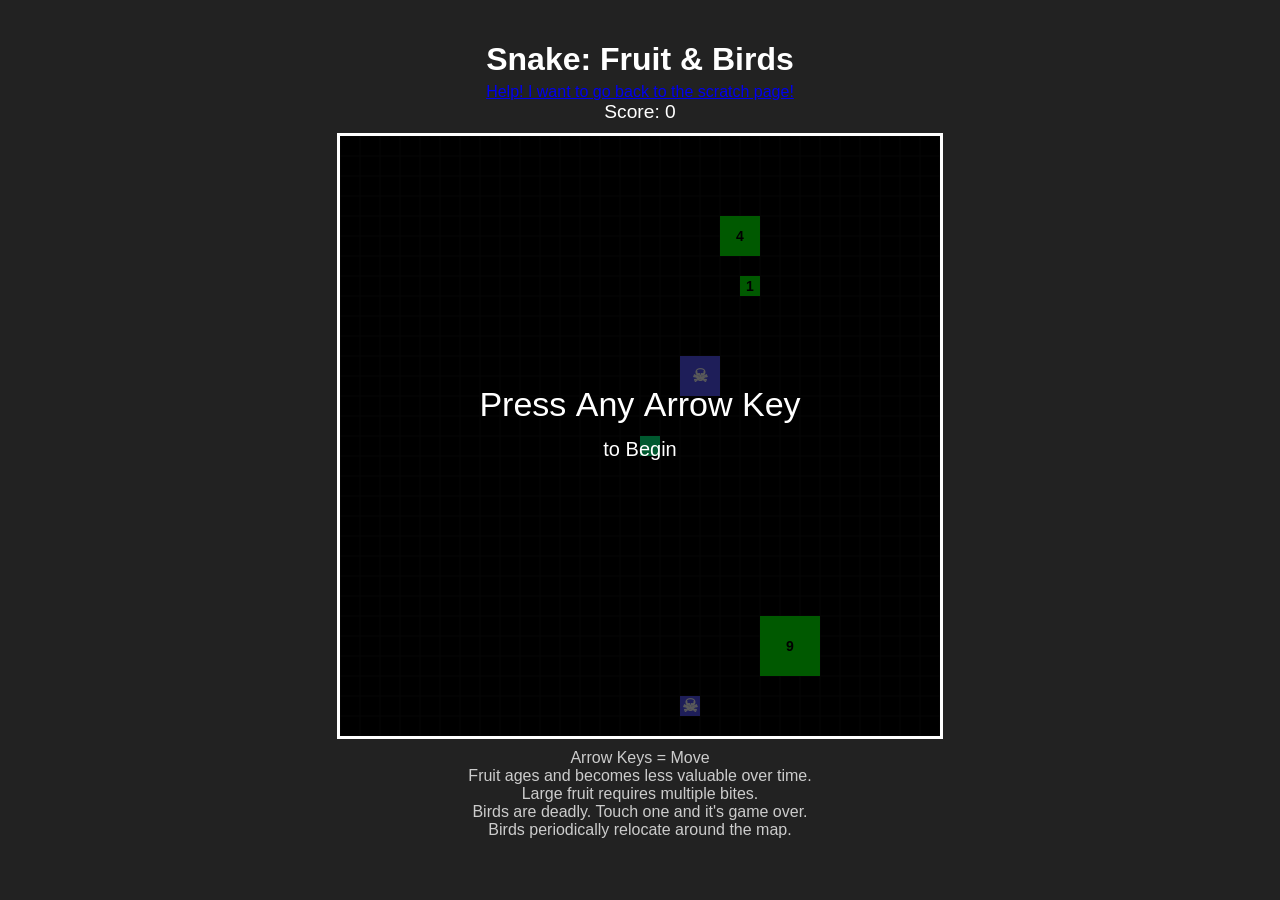
<file: pages/game.html>
<!DOCTYPE html>
<html lang="en">
<head>
<meta charset="UTF-8">
<meta name="viewport" content="width=device-width, initial-scale=1.0">
<title>Snake: Fruit & Birds</title>

<style>
body{
    margin:0;
    background:#222;
    color:white;
    font-family:Arial,sans-serif;
    display:flex;
    flex-direction:column;
    align-items:center;
    padding-top:20px;
}

h1{
    margin-bottom:5px;
}

#score{
    font-size:1.2rem;
    margin-bottom:10px;
}

canvas{
    background:black;
    border:3px solid white;
}

#restartBtn{
    margin-top:10px;
    padding:10px 20px;
    font-size:18px;
    cursor:pointer;
    display:none;
}

#instructions{
    margin-top:10px;
    text-align:center;
    color:#ccc;
    max-width:700px;
}
</style>
</head>
<body>

<h1>Snake: Fruit & Birds</h1>
<a href="scratch.html">Help! I want to go back to the scratch page!</a>

<div id="score">Score: 0</div>

<canvas id="game" width="600" height="600"></canvas>

<button id="restartBtn" onclick="restart()">
    Restart Game
</button>

<div id="instructions">
    Arrow Keys = Move<br>
    Fruit ages and becomes less valuable over time.<br>
    Large fruit requires multiple bites.<br>
    Birds are deadly. Touch one and it's game over.<br>
    Birds periodically relocate around the map.
</div>

<script>

const canvas = document.getElementById("game");
const ctx = canvas.getContext("2d");

const GRID = 20;
const TILES = canvas.width / GRID;

const MAX_FRUITS = 4;
const MAX_BIRDS = 5;

const FRUIT_LIFE = 175;
const BIRD_LIFE = 800;

let snake;
let dx;
let dy;
let score;
let growth;
let gameOver;
let gameStarted;

let fruits = [];
let birds = [];

function randomSize(){
    return [1,2,3][Math.floor(Math.random()*3)];
}

function createFruit(){

    const size = randomSize();

    return {
        x: Math.floor(Math.random()*(TILES-size)),
        y: Math.floor(Math.random()*(TILES-size)),
        size: size,

        bitesRemaining: size*size,

        age: 0,
        maxAge: FRUIT_LIFE,

        baseValue: size*25
    };
}

function createBird(){

    const size = randomSize();

    return {
        x: Math.floor(Math.random()*(TILES-size)),
        y: Math.floor(Math.random()*(TILES-size)),
        size: size,

        age: 0,
        maxAge: BIRD_LIFE
    };
}

function restart(){

    snake = [{x:15,y:15}];

    dx = 0;
    dy = 0;

    score = 0;
    growth = 0;

    gameOver = false;
    gameStarted = false;

    fruits = [];
    birds = [];

    for(let i=0;i<3;i++){
        fruits.push(createFruit());
    }

    for(let i=0;i<2;i++){
        birds.push(createBird());
    }

    document.getElementById("score").textContent =
        "Score: 0";

    document.getElementById("restartBtn").style.display =
        "none";
}

document.addEventListener("keydown", e => {

    if(gameOver) return;

    if(e.key==="ArrowLeft" && dx===0){
        dx=-1;
        dy=0;
        gameStarted=true;
    }
    else if(e.key==="ArrowRight" && dx===0){
        dx=1;
        dy=0;
        gameStarted=true;
    }
    else if(e.key==="ArrowUp" && dy===0){
        dx=0;
        dy=-1;
        gameStarted=true;
    }
    else if(e.key==="ArrowDown" && dy===0){
        dx=0;
        dy=1;
        gameStarted=true;
    }

});

function update(){

    if(gameOver) return;

    if(!gameStarted) return;

    // Age fruit

    for(let i=fruits.length-1;i>=0;i--){

        fruits[i].age++;

        if(fruits[i].age >= fruits[i].maxAge){
            fruits.splice(i,1);
        }
    }

    // Age birds

    for(let i=birds.length-1;i>=0;i--){

        birds[i].age++;

        if(birds[i].age >= birds[i].maxAge){

            birds.splice(i,1);

            if(birds.length < MAX_BIRDS){
                birds.push(createBird());
            }
        }
    }

    while(fruits.length < MAX_FRUITS){
        fruits.push(createFruit());
    }

    while(birds.length < MAX_BIRDS){
        birds.push(createBird());
    }

    const head = {
        x: snake[0].x + dx,
        y: snake[0].y + dy
    };

    if(
        head.x < 0 ||
        head.y < 0 ||
        head.x >= TILES ||
        head.y >= TILES
    ){
        gameOver = true;
        return;
    }

    for(const segment of snake){

        if(
            head.x === segment.x &&
            head.y === segment.y
        ){
            gameOver = true;
            return;
        }
    }

    for(const bird of birds){

        if(
            head.x >= bird.x &&
            head.x < bird.x + bird.size &&
            head.y >= bird.y &&
            head.y < bird.y + bird.size
        ){
            gameOver = true;
            return;
        }
    }

    snake.unshift(head);

    let ateSomething = false;

    for(let i=fruits.length-1;i>=0;i--){

        const fruit = fruits[i];

        if(
            head.x >= fruit.x &&
            head.x < fruit.x + fruit.size &&
            head.y >= fruit.y &&
            head.y < fruit.y + fruit.size
        ){

            fruit.bitesRemaining--;

            growth++;
            ateSomething = true;

            const freshness =
                1 - (fruit.age / fruit.maxAge);

            const points =
                Math.max(
                    1,
                    Math.floor(
                        fruit.baseValue * freshness
                    )
                );

            score += points;

            document.getElementById("score").textContent =
                "Score: " + score;

            if(fruit.bitesRemaining <= 0){
                fruits.splice(i,1);
            }

            break;
        }
    }

    if(!ateSomething && growth > 0){
        growth--;
    }

    if(growth <= 0){
        snake.pop();
    }

}

function drawGrid(){

    ctx.strokeStyle="#111";

    for(let i=0;i<=TILES;i++){

        ctx.beginPath();
        ctx.moveTo(i*GRID,0);
        ctx.lineTo(i*GRID,canvas.height);
        ctx.stroke();

        ctx.beginPath();
        ctx.moveTo(0,i*GRID);
        ctx.lineTo(canvas.width,i*GRID);
        ctx.stroke();
    }
}

function drawFruits(){

    ctx.font="bold 14px Arial";
    ctx.textAlign="center";

    for(const fruit of fruits){

        const freshness =
            1 - (fruit.age / fruit.maxAge);

        let color;

        if(freshness > .66){
            color="#00ff00";
        }
        else if(freshness > .33){
            color="#ffff00";
        }
        else{
            color="#ff3333";
        }

        ctx.fillStyle=color;

        ctx.fillRect(
            fruit.x*GRID,
            fruit.y*GRID,
            fruit.size*GRID,
            fruit.size*GRID
        );

        ctx.fillStyle="black";

        ctx.fillText(
            fruit.bitesRemaining,
            fruit.x*GRID + (fruit.size*GRID/2),
            fruit.y*GRID + (fruit.size*GRID/2)+5
        );
    }
}

function drawBirds(){

    ctx.font="bold 18px Arial";
    ctx.textAlign="center";

    for(const bird of birds){

        const lifePercent =
            1 - (bird.age / bird.maxAge);

        if(lifePercent > .66){
            ctx.fillStyle="#5555ff";
        }
        else if(lifePercent > .33){
            ctx.fillStyle="#8844ff";
        }
        else{
            ctx.fillStyle="#ff44ff";
        }

        ctx.fillRect(
            bird.x*GRID,
            bird.y*GRID,
            bird.size*GRID,
            bird.size*GRID
        );

        ctx.fillStyle="white";

        ctx.fillText(
            "☠",
            bird.x*GRID + (bird.size*GRID/2),
            bird.y*GRID + (bird.size*GRID/2)+6
        );
    }
}

function drawSnake(){

    snake.forEach((segment,index)=>{

        ctx.fillStyle =
            index===0
            ? "#00ff88"
            : "#00aa55";

        ctx.fillRect(
            segment.x*GRID,
            segment.y*GRID,
            GRID,
            GRID
        );
    });
}

function drawGameOver(){

    ctx.fillStyle="rgba(0,0,0,.75)";
    ctx.fillRect(
        0,
        0,
        canvas.width,
        canvas.height
    );

    ctx.fillStyle="white";
    ctx.textAlign="center";

    ctx.font="42px Arial";
    ctx.fillText(
        "GAME OVER",
        canvas.width/2,
        250
    );

    ctx.font="24px Arial";
    ctx.fillText(
        "Final Score: " + score,
        canvas.width/2,
        300
    );

    document.getElementById("restartBtn").style.display =
        "block";
}

function drawStartScreen(){

    ctx.fillStyle="rgba(0,0,0,.65)";
    ctx.fillRect(
        0,
        0,
        canvas.width,
        canvas.height
    );

    ctx.fillStyle="white";
    ctx.textAlign="center";

    ctx.font="34px Arial";
    ctx.fillText(
        "Press Any Arrow Key",
        canvas.width/2,
        canvas.height/2 - 20
    );

    ctx.font="20px Arial";
    ctx.fillText(
        "to Begin",
        canvas.width/2,
        canvas.height/2 + 20
    );
}

function draw(){

    if(!gameOver){
        document.getElementById("restartBtn").style.display =
            "none";
    }

    ctx.clearRect(
        0,
        0,
        canvas.width,
        canvas.height
    );

    drawGrid();
    drawFruits();
    drawBirds();
    drawSnake();

    if(!gameStarted){
        drawStartScreen();
    }

    if(gameOver){
        drawGameOver();
    }
}

function gameLoop(){
    update();
    draw();
}

restart();
setInterval(gameLoop,100);

</script>
</body>
</html>
</file>
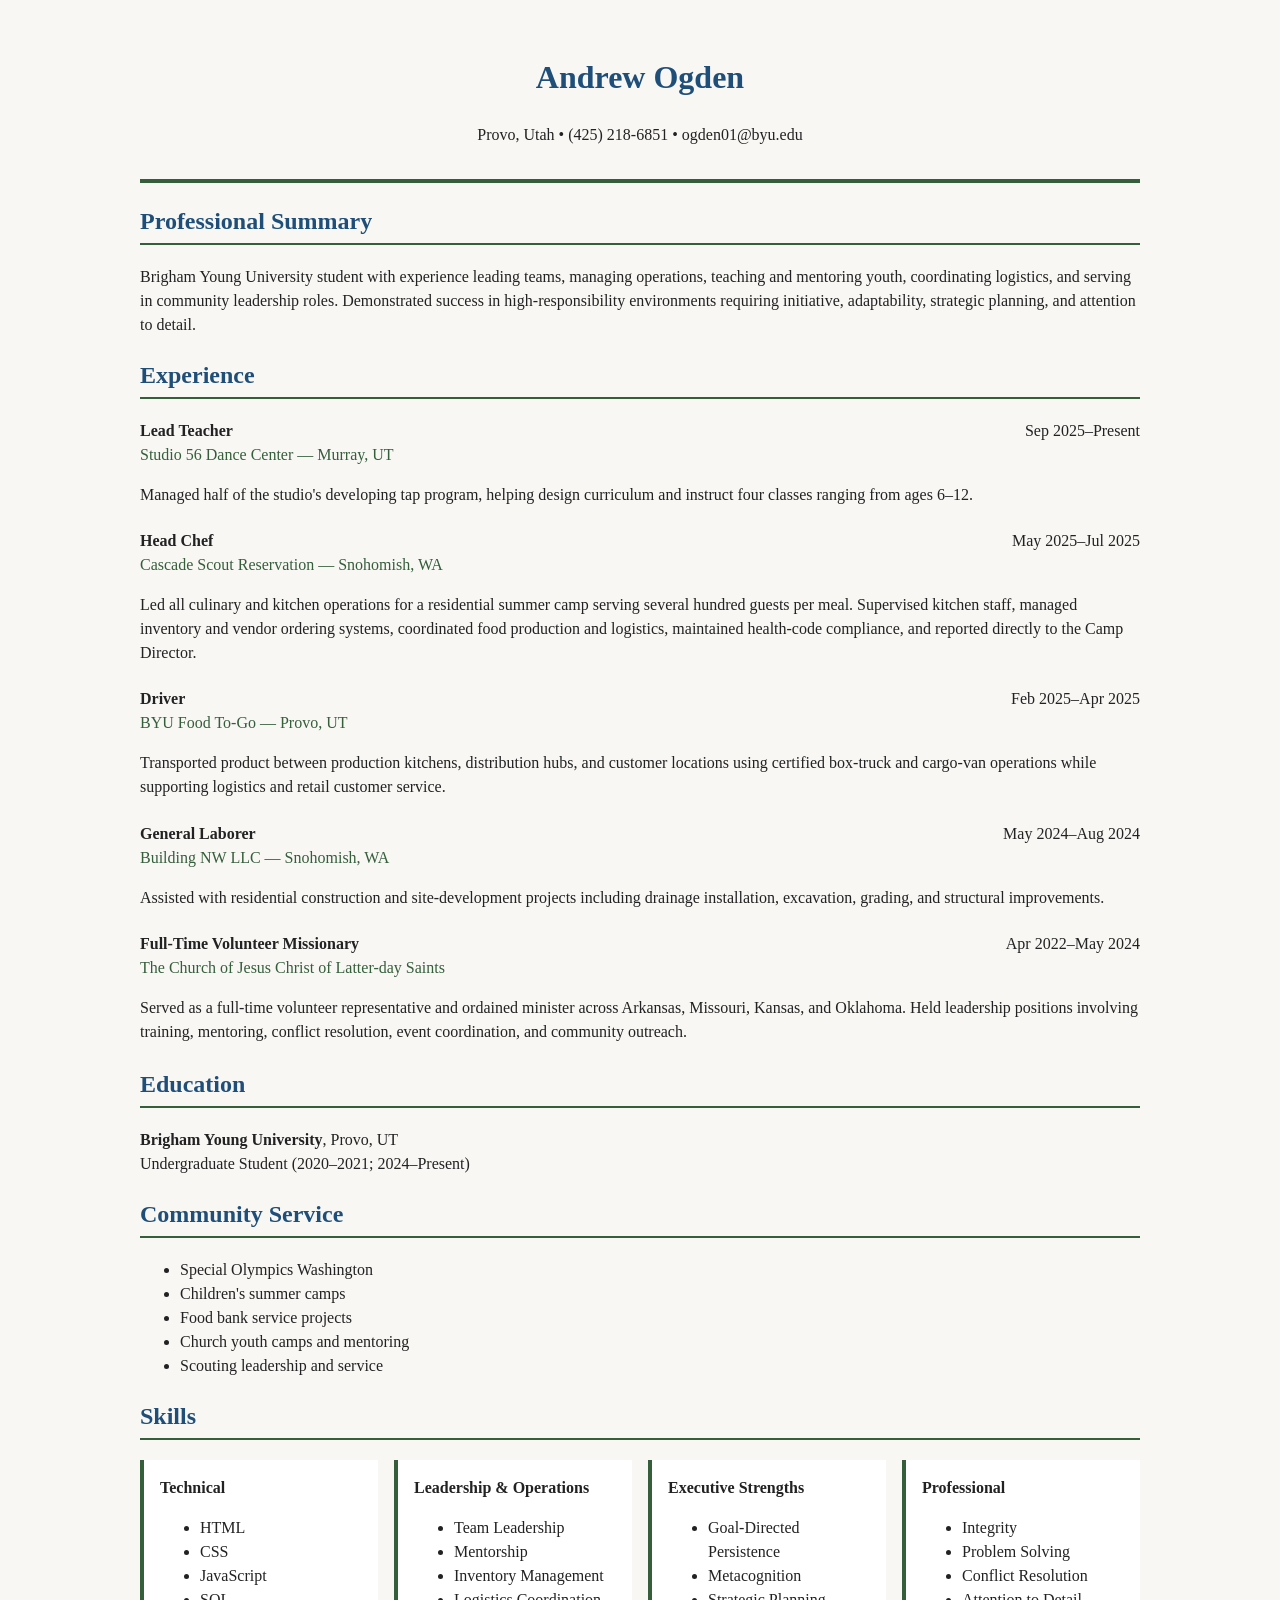
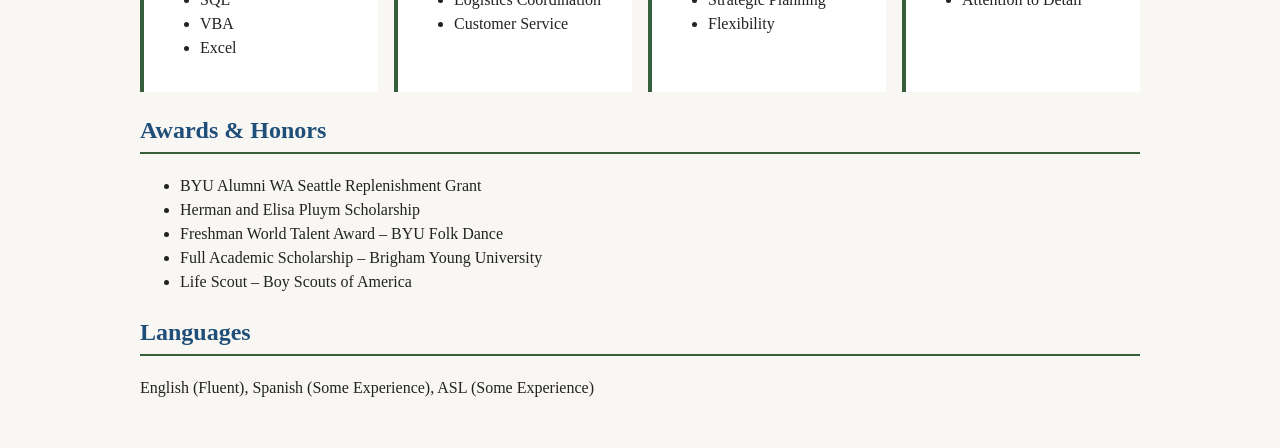
<file: pages/resume.html>
<!DOCTYPE html>
<html lang="en">
<head>
<meta charset="UTF-8">
<meta name="viewport" content="width=device-width, initial-scale=1.0">
<title>Andrew Ogden - Resume</title>
<style>
:root{--blue:#1f4e79;--green:#355e3b;--bg:#f8f7f4;}
body{font-family:Georgia,serif;background:var(--bg);margin:0;color:#222;line-height:1.5}
.container{max-width:1000px;margin:auto;padding:2rem}
header{text-align:center;border-bottom:4px solid var(--green);padding-bottom:1rem}
h1,h2{color:var(--blue)}
h2{border-bottom:2px solid var(--green);padding-bottom:.25rem}
.job{margin-bottom:1.4rem}
.jobhead{display:flex;justify-content:space-between;flex-wrap:wrap}
.company{color:var(--green)}
.skills{display:grid;grid-template-columns:repeat(auto-fit,minmax(220px,1fr));gap:1rem}
.box{background:white;padding:1rem;border-left:4px solid var(--green)}
</style>
</head>
<body>
<div class="container">
<header>
<h1>Andrew Ogden</h1>
<p>Provo, Utah • (425) 218-6851 • ogden01@byu.edu</p>
</header>

<h2>Professional Summary</h2>
<p>Brigham Young University student with experience leading teams, managing operations, teaching and mentoring youth, coordinating logistics, and serving in community leadership roles. Demonstrated success in high-responsibility environments requiring initiative, adaptability, strategic planning, and attention to detail.</p>

<h2>Experience</h2>

<div class="job"><div class="jobhead"><strong>Lead Teacher</strong><span>Sep 2025–Present</span></div><div class="company">Studio 56 Dance Center — Murray, UT</div><p>Managed half of the studio's developing tap program, helping design curriculum and instruct four classes ranging from ages 6–12.</p></div>

<div class="job"><div class="jobhead"><strong>Head Chef</strong><span>May 2025–Jul 2025</span></div><div class="company">Cascade Scout Reservation — Snohomish, WA</div><p>Led all culinary and kitchen operations for a residential summer camp serving several hundred guests per meal. Supervised kitchen staff, managed inventory and vendor ordering systems, coordinated food production and logistics, maintained health-code compliance, and reported directly to the Camp Director.</p></div>

<div class="job"><div class="jobhead"><strong>Driver</strong><span>Feb 2025–Apr 2025</span></div><div class="company">BYU Food To-Go — Provo, UT</div><p>Transported product between production kitchens, distribution hubs, and customer locations using certified box-truck and cargo-van operations while supporting logistics and retail customer service.</p></div>

<div class="job"><div class="jobhead"><strong>General Laborer</strong><span>May 2024–Aug 2024</span></div><div class="company">Building NW LLC — Snohomish, WA</div><p>Assisted with residential construction and site-development projects including drainage installation, excavation, grading, and structural improvements.</p></div>

<div class="job"><div class="jobhead"><strong>Full-Time Volunteer Missionary</strong><span>Apr 2022–May 2024</span></div><div class="company">The Church of Jesus Christ of Latter-day Saints</div><p>Served as a full-time volunteer representative and ordained minister across Arkansas, Missouri, Kansas, and Oklahoma. Held leadership positions involving training, mentoring, conflict resolution, event coordination, and community outreach.</p></div>

<h2>Education</h2>
<p><strong>Brigham Young University</strong>, Provo, UT<br>Undergraduate Student (2020–2021; 2024–Present)</p>

<h2>Community Service</h2>
<ul>
<li>Special Olympics Washington</li>
<li>Children's summer camps</li>
<li>Food bank service projects</li>
<li>Church youth camps and mentoring</li>
<li>Scouting leadership and service</li>
</ul>

<h2>Skills</h2>
<div class="skills">
<div class="box"><strong>Technical</strong><ul><li>HTML</li><li>CSS</li><li>JavaScript</li><li>SQL</li><li>VBA</li><li>Excel</li></ul></div>
<div class="box"><strong>Leadership & Operations</strong><ul><li>Team Leadership</li><li>Mentorship</li><li>Inventory Management</li><li>Logistics Coordination</li><li>Customer Service</li></ul></div>
<div class="box"><strong>Executive Strengths</strong><ul><li>Goal-Directed Persistence</li><li>Metacognition</li><li>Strategic Planning</li><li>Flexibility</li></ul></div>
<div class="box"><strong>Professional</strong><ul><li>Integrity</li><li>Problem Solving</li><li>Conflict Resolution</li><li>Attention to Detail</li></ul></div>
</div>

<h2>Awards & Honors</h2>
<ul>
<li>BYU Alumni WA Seattle Replenishment Grant</li>
<li>Herman and Elisa Pluym Scholarship</li>
<li>Freshman World Talent Award – BYU Folk Dance</li>
<li>Full Academic Scholarship – Brigham Young University</li>
<li>Life Scout – Boy Scouts of America</li>
</ul>

<h2>Languages</h2>
<p>English (Fluent), Spanish (Some Experience), ASL (Some Experience)</p>
</div>
</body>
</html>
</file>
